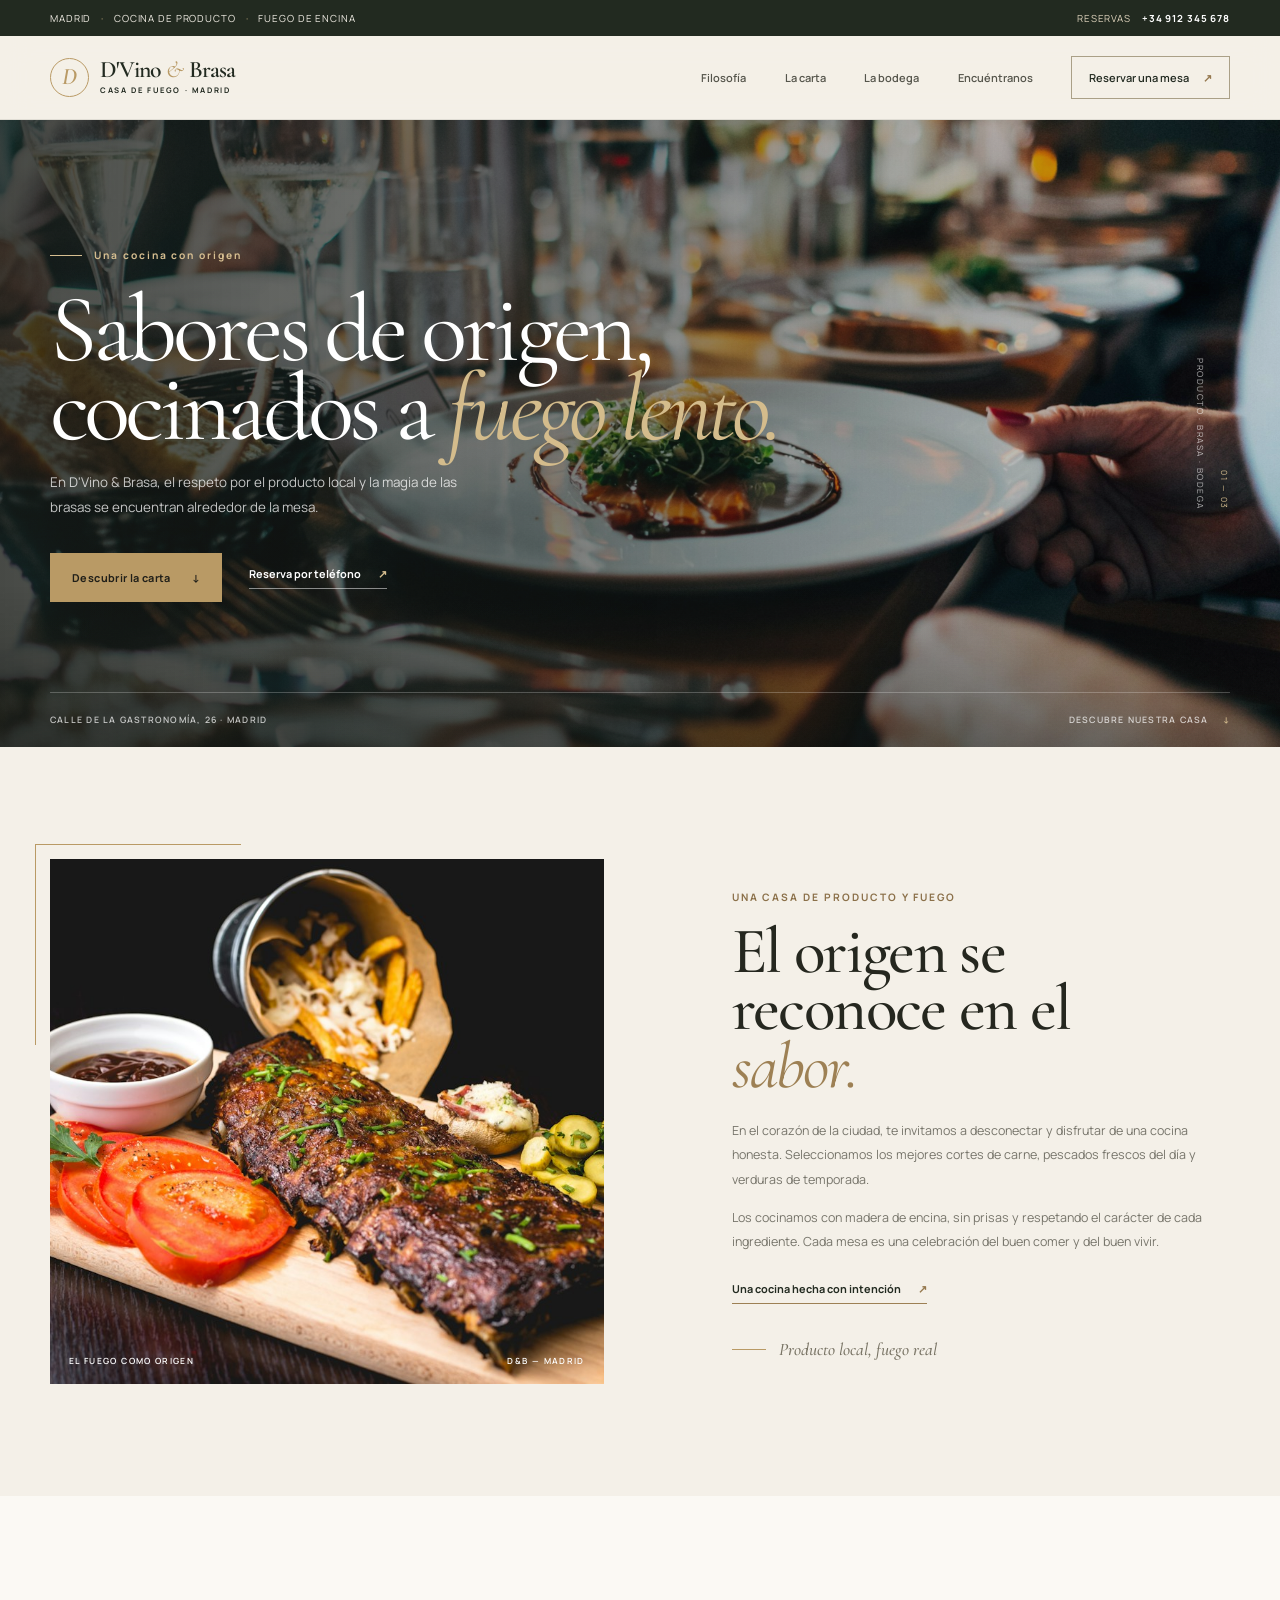
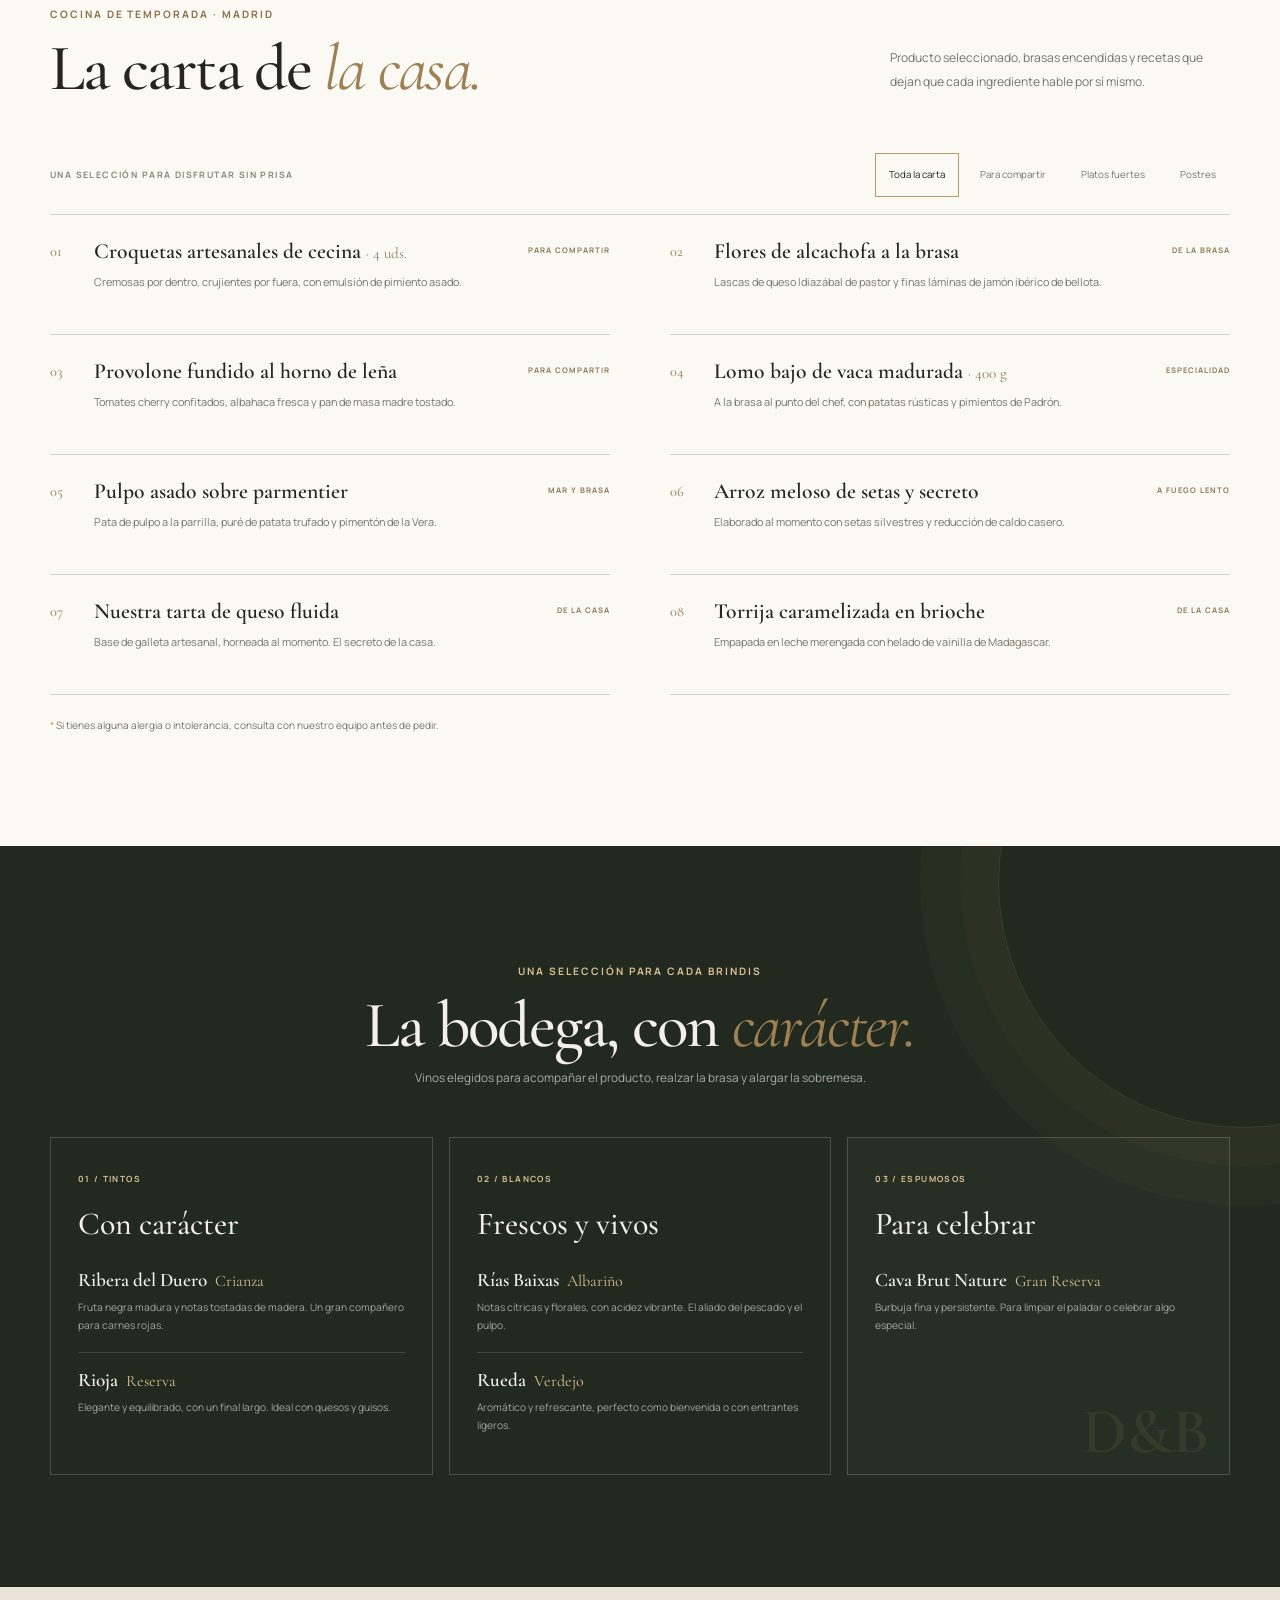
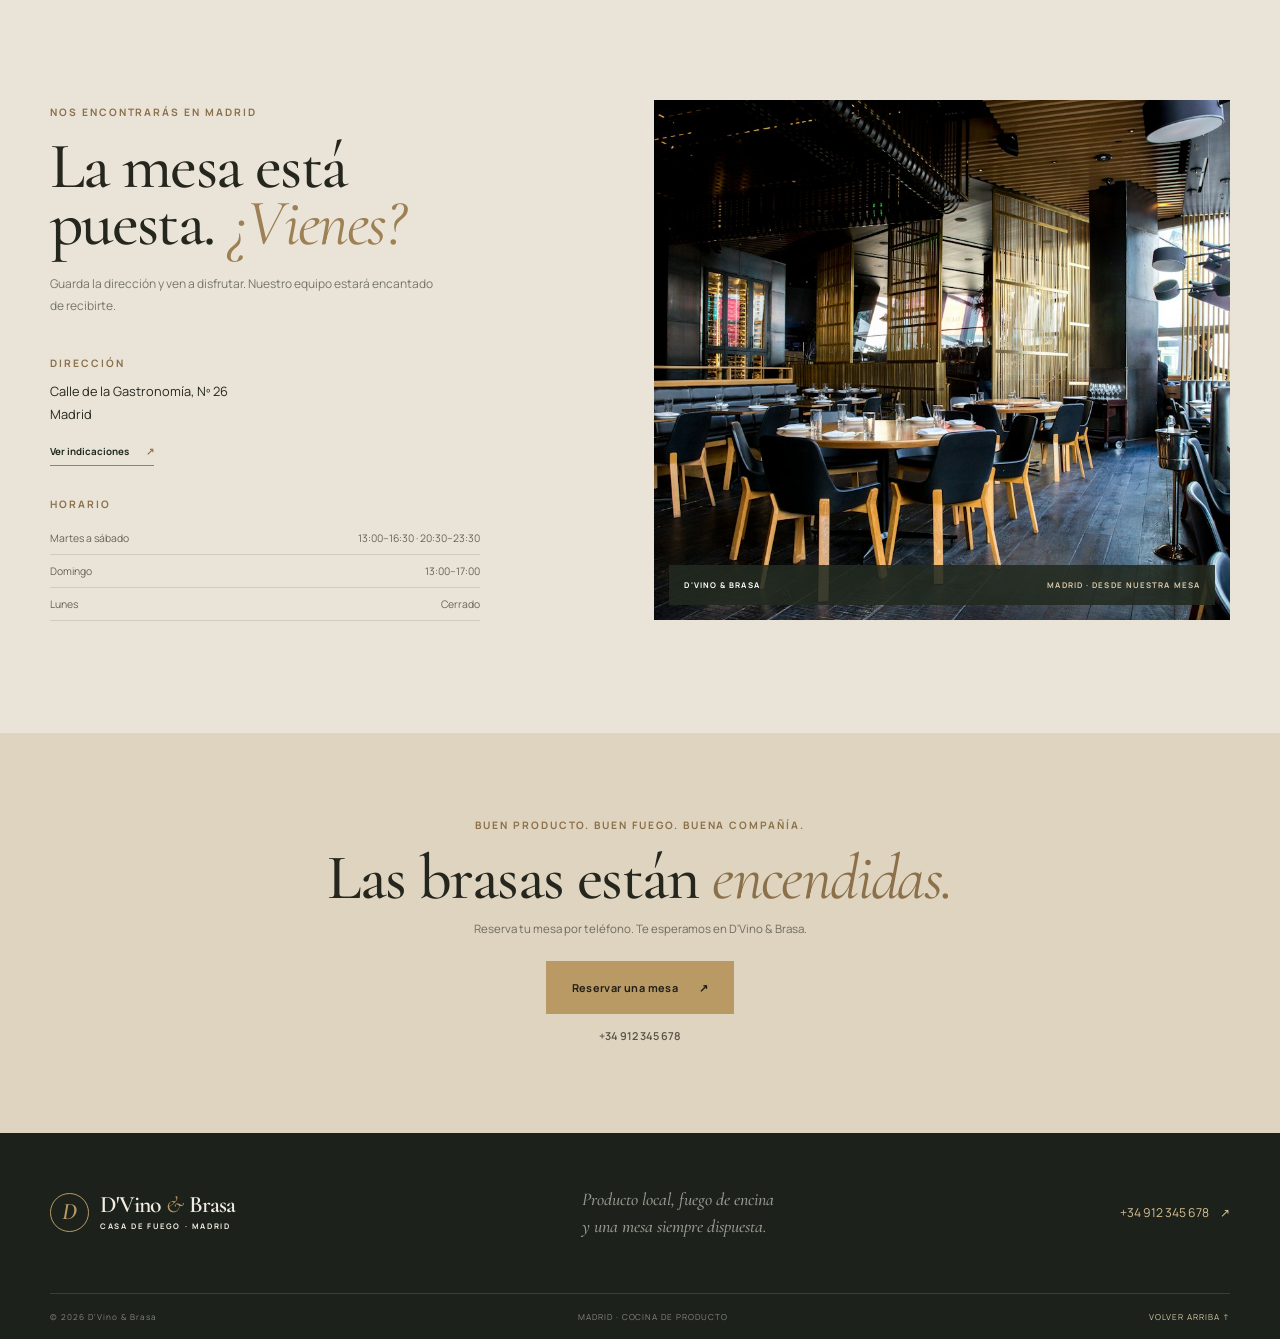
<file: index.html>
<!doctype html>
<html lang="es">
<head>
  <meta charset="utf-8">
  <meta name="viewport" content="width=device-width, initial-scale=1.0">
  <meta name="theme-color" content="#f4f0e8">
  <meta name="description" content="D'Vino & Brasa: cocina de producto y fuego de encina en Madrid. Descubre nuestra carta, bodega y horarios. Reserva por teléfono.">
  <meta property="og:type" content="website">
  <meta property="og:locale" content="es_ES">
  <meta property="og:title" content="D'Vino &amp; Brasa — Cocina de producto y fuego de encina">
  <meta property="og:description" content="Cocina de producto local, brasas de encina y vinos con carácter en Madrid.">
  <title>D'Vino &amp; Brasa — Cocina de producto y fuego de encina</title>
  <link rel="preconnect" href="https://fonts.googleapis.com">
  <link rel="preconnect" href="https://fonts.gstatic.com" crossorigin>
  <link href="https://fonts.googleapis.com/css2?family=Cormorant+Garamond:wght@400;500;600;700&family=Manrope:wght@400;500;600;700&display=swap" rel="stylesheet">
  <link rel="stylesheet" href="assets/css/styles.css">
  <script src="assets/js/script.js" defer></script>
</head>
<body>
  <!-- HEADER SECTION START -->
  <div class="announcement">
    <p>Madrid <span aria-hidden="true">·</span> Cocina de producto <span aria-hidden="true">·</span> Fuego de encina</p>
    <a href="tel:+34912345678">Reservas <span>+34 912 345 678</span></a>
  </div>

  <header class="site-header">
    <div class="container nav-shell">
      <a class="brand" href="#inicio" aria-label="D'Vino & Brasa — Inicio">
        <span class="brand-symbol" aria-hidden="true"><span>D</span></span>
        <span class="brand-wordmark">D'Vino <i>&amp;</i> Brasa<small>CASA DE FUEGO · MADRID</small></span>
      </a>
      <button class="nav-toggle" type="button" aria-expanded="false" aria-controls="primary-nav" aria-label="Abrir menú">
        <span></span><span></span>
      </button>
      <nav class="primary-nav" id="primary-nav" aria-label="Navegación principal">
        <a href="#filosofia">Filosofía</a>
        <a href="#carta">La carta</a>
        <a href="#bodega">La bodega</a>
        <a href="#visitanos">Encuéntranos</a>
        <a class="nav-reserve" href="tel:+34912345678">Reservar una mesa <span aria-hidden="true">↗</span></a>
      </nav>
    </div>
  </header>
  <!-- HEADER SECTION END -->

  <!-- MAIN CONTENT START -->
  <main>
    <!-- HERO SECTION -->
    <section class="hero" id="inicio" aria-labelledby="hero-title">
      <div class="hero-image" role="img" aria-label="Una mesa servida en un restaurante de ambiente cálido"></div>
      <div class="hero-shade"></div>
      <div class="container hero-inner">
        <div class="hero-copy">
          <span class="overline"><span class="overline-rule"></span>Una cocina con origen</span>
          <h1 id="hero-title">Sabores de origen,<br>cocinados a <em>fuego lento.</em></h1>
          <p>En D'Vino &amp; Brasa, el respeto por el producto local y la magia de las brasas se encuentran alrededor de la mesa.</p>
          <div class="hero-actions">
            <a class="button button-gold" href="#carta">Descubrir la carta <span aria-hidden="true">↓</span></a>
            <a class="text-link text-link-light" href="tel:+34912345678">Reserva por teléfono <span aria-hidden="true">↗</span></a>
          </div>
        </div>
        <div class="hero-side-note"><span>01 — 03</span><span>PRODUCTO · BRASA · BODEGA</span></div>
      </div>
      <div class="hero-bottom container">
        <span>CALLE DE LA GASTRONOMÍA, 26 · MADRID</span>
        <a href="#filosofia">DESCUBRE NUESTRA CASA <span aria-hidden="true">↓</span></a>
      </div>
    </section>
    <!-- END HERO SECTION -->

    <!-- PHILOSOPHY SECTION START -->
    <section class="philosophy section-space" id="filosofia">
      <div class="container philosophy-grid">
        <div class="philosophy-visual">
          <img src="assets/images/grill.jpg" alt="Cortes de carne preparados para cocinar a la brasa" loading="lazy">
          <span class="image-caption">EL FUEGO COMO ORIGEN</span>
          <span class="image-index">D&amp;B — MADRID</span>
        </div>
        <div class="philosophy-copy">
          <span class="section-kicker">UNA CASA DE PRODUCTO Y FUEGO</span>
          <h2>El origen se<br>reconoce en el <em>sabor.</em></h2>
          <p>En el corazón de la ciudad, te invitamos a desconectar y disfrutar de una cocina honesta. Seleccionamos los mejores cortes de carne, pescados frescos del día y verduras de temporada.</p>
          <p>Los cocinamos con madera de encina, sin prisas y respetando el carácter de cada ingrediente. Cada mesa es una celebración del buen comer y del buen vivir.</p>
          <a class="text-link" href="#carta">Una cocina hecha con intención <span aria-hidden="true">↗</span></a>
          <div class="signature"><span class="signature-line"></span> Producto local, fuego real</div>
        </div>
      </div>
    </section>
    <!-- PHILOSOPHY SECTION END -->

    <!-- MENU SECTION -->
    <section class="menu-section section-space" id="carta">
      <div class="container">
        <div class="section-heading">
          <div>
            <span class="section-kicker">COCINA DE TEMPORADA · MADRID</span>
            <h2>La carta de <em>la casa.</em></h2>
          </div>
          <p>Producto seleccionado, brasas encendidas y recetas que dejan que cada ingrediente hable por sí mismo.</p>
        </div>
        <div class="menu-toolbar">
          <span class="menu-note">UNA SELECCIÓN PARA DISFRUTAR SIN PRISA</span>
          <div class="category-tabs" role="group" aria-label="Filtrar carta por categoría">
            <button class="category-tab" type="button" data-category="todos" aria-pressed="true">Toda la carta</button>
            <button class="category-tab" type="button" data-category="entrantes" aria-pressed="false">Para compartir</button>
            <button class="category-tab" type="button" data-category="principales" aria-pressed="false">Platos fuertes</button>
            <button class="category-tab" type="button" data-category="postres" aria-pressed="false">Postres</button>
          </div>
        </div>
        <div class="menu-list" id="menu-list">
          <article class="menu-item" data-category="entrantes">
            <span class="dish-number">01</span>
            <div class="dish-content"><h3>Croquetas artesanales de cecina <span class="dish-detail">· 4 uds.</span></h3><p>Cremosas por dentro, crujientes por fuera, con emulsión de pimiento asado.</p></div>
            <span class="dish-type">PARA COMPARTIR</span>
          </article>
          <article class="menu-item" data-category="entrantes">
            <span class="dish-number">02</span>
            <div class="dish-content"><h3>Flores de alcachofa a la brasa</h3><p>Lascas de queso Idiazábal de pastor y finas láminas de jamón ibérico de bellota.</p></div>
            <span class="dish-type">DE LA BRASA</span>
          </article>
          <article class="menu-item" data-category="entrantes">
            <span class="dish-number">03</span>
            <div class="dish-content"><h3>Provolone fundido al horno de leña</h3><p>Tomates cherry confitados, albahaca fresca y pan de masa madre tostado.</p></div>
            <span class="dish-type">PARA COMPARTIR</span>
          </article>
          <article class="menu-item" data-category="principales">
            <span class="dish-number">04</span>
            <div class="dish-content"><h3>Lomo bajo de vaca madurada <span class="dish-detail">· 400 g</span></h3><p>A la brasa al punto del chef, con patatas rústicas y pimientos de Padrón.</p></div>
            <span class="dish-type">ESPECIALIDAD</span>
          </article>
          <article class="menu-item" data-category="principales">
            <span class="dish-number">05</span>
            <div class="dish-content"><h3>Pulpo asado sobre parmentier</h3><p>Pata de pulpo a la parrilla, puré de patata trufado y pimentón de la Vera.</p></div>
            <span class="dish-type">MAR Y BRASA</span>
          </article>
          <article class="menu-item" data-category="principales">
            <span class="dish-number">06</span>
            <div class="dish-content"><h3>Arroz meloso de setas y secreto</h3><p>Elaborado al momento con setas silvestres y reducción de caldo casero.</p></div>
            <span class="dish-type">A FUEGO LENTO</span>
          </article>
          <article class="menu-item" data-category="postres">
            <span class="dish-number">07</span>
            <div class="dish-content"><h3>Nuestra tarta de queso fluida</h3><p>Base de galleta artesanal, horneada al momento. El secreto de la casa.</p></div>
            <span class="dish-type">DE LA CASA</span>
          </article>
          <article class="menu-item" data-category="postres">
            <span class="dish-number">08</span>
            <div class="dish-content"><h3>Torrija caramelizada en brioche</h3><p>Empapada en leche merengada con helado de vainilla de Madagascar.</p></div>
            <span class="dish-type">DE LA CASA</span>
          </article>
        </div>
        <div class="menu-footnote"><span>*</span> Si tienes alguna alergia o intolerancia, consulta con nuestro equipo antes de pedir.</div>
      </div>
    </section>
    <!-- END MENU SECTION -->

    <!-- WINE CELLAR SECTION START -->
    <section class="cellar-section section-space" id="bodega">
      <div class="container">
        <div class="cellar-heading">
          <span class="section-kicker">UNA SELECCIÓN PARA CADA BRINDIS</span>
          <h2>La bodega, con <em>carácter.</em></h2>
          <p>Vinos elegidos para acompañar el producto, realzar la brasa y alargar la sobremesa.</p>
        </div>
        <div class="cellar-grid">
          <article class="cellar-card">
            <span class="cellar-number">01 / TINTOS</span>
            <h3>Con carácter</h3>
            <div class="wine-entry"><h4>Ribera del Duero <span>Crianza</span></h4><p>Fruta negra madura y notas tostadas de madera. Un gran compañero para carnes rojas.</p></div>
            <div class="wine-entry"><h4>Rioja <span>Reserva</span></h4><p>Elegante y equilibrado, con un final largo. Ideal con quesos y guisos.</p></div>
          </article>
          <article class="cellar-card">
            <span class="cellar-number">02 / BLANCOS</span>
            <h3>Frescos y vivos</h3>
            <div class="wine-entry"><h4>Rías Baixas <span>Albariño</span></h4><p>Notas cítricas y florales, con acidez vibrante. El aliado del pescado y el pulpo.</p></div>
            <div class="wine-entry"><h4>Rueda <span>Verdejo</span></h4><p>Aromático y refrescante, perfecto como bienvenida o con entrantes ligeros.</p></div>
          </article>
          <article class="cellar-card cellar-card-featured">
            <span class="cellar-number">03 / ESPUMOSOS</span>
            <h3>Para celebrar</h3>
            <div class="wine-entry"><h4>Cava Brut Nature <span>Gran Reserva</span></h4><p>Burbuja fina y persistente. Para limpiar el paladar o celebrar algo especial.</p></div>
            <span class="cellar-flourish" aria-hidden="true">D&amp;B</span>
          </article>
        </div>
      </div>
    </section>
    <!-- WINE CELLAR SECTION END -->

    <!-- CONTACT SECTION -->
    <section class="visit-section section-space" id="visitanos">
      <div class="container visit-grid">
        <div class="visit-copy">
          <span class="section-kicker">NOS ENCONTRARÁS EN MADRID</span>
          <h2>La mesa está<br>puesta. <em>¿Vienes?</em></h2>
          <p>Guarda la dirección y ven a disfrutar. Nuestro equipo estará encantado de recibirte.</p>
          <div class="visit-address">
            <span class="detail-label">DIRECCIÓN</span>
            <address>Calle de la Gastronomía, Nº 26<br>Madrid</address>
            <a class="text-link" href="https://maps.google.com/?q=Calle+de+la+Gastronom%C3%ADa+26+Madrid" target="_blank" rel="noreferrer">Ver indicaciones <span aria-hidden="true">↗</span></a>
          </div>
          <div class="hours">
            <span class="detail-label">HORARIO</span>
            <div><span>Martes a sábado</span><span>13:00–16:30 · 20:30–23:30</span></div>
            <div><span>Domingo</span><span>13:00–17:00</span></div>
            <div><span>Lunes</span><span>Cerrado</span></div>
          </div>
        </div>
        <div class="visit-image">
          <img src="assets/images/restaurant-interior.jpg" alt="Interior de restaurante con mesas preparadas y luz cálida" loading="lazy">
          <div class="visit-image-label"><span>D'VINO &amp; BRASA</span><span>MADRID · DESDE NUESTRA MESA</span></div>
        </div>
      </div>
    </section>
    <section class="reservation" id="reservar">
      <div class="container reservation-inner">
        <span class="section-kicker">BUEN PRODUCTO. BUEN FUEGO. BUENA COMPAÑÍA.</span>
        <h2>Las brasas están <em>encendidas.</em></h2>
        <p>Reserva tu mesa por teléfono. Te esperamos en D'Vino &amp; Brasa.</p>
        <a class="button button-gold button-large" href="tel:+34912345678">Reservar una mesa <span aria-hidden="true">↗</span></a>
        <a class="reservation-phone" href="tel:+34912345678">+34 912 345 678</a>
      </div>
    </section>
    <!-- END CONTACT SECTION -->
  </main>
  <!-- MAIN CONTENT END -->

  <!-- FOOTER SECTION START -->
  <footer class="site-footer">
    <div class="container footer-main">
      <a class="brand brand-footer" href="#inicio" aria-label="D'Vino & Brasa — Inicio">
        <span class="brand-symbol" aria-hidden="true"><span>D</span></span>
        <span class="brand-wordmark">D'Vino <i>&amp;</i> Brasa<small>CASA DE FUEGO · MADRID</small></span>
      </a>
      <p>Producto local, fuego de encina<br>y una mesa siempre dispuesta.</p>
      <a class="footer-call" href="tel:+34912345678">+34 912 345 678 <span aria-hidden="true">↗</span></a>
    </div>
    <div class="container footer-bottom">
      <span>© <span id="year"></span> D'Vino &amp; Brasa</span>
      <span>MADRID · COCINA DE PRODUCTO</span>
      <a href="#inicio">VOLVER ARRIBA ↑</a>
    </div>
  </footer>
  <!-- FOOTER SECTION END -->
</body>
</html>
</file>
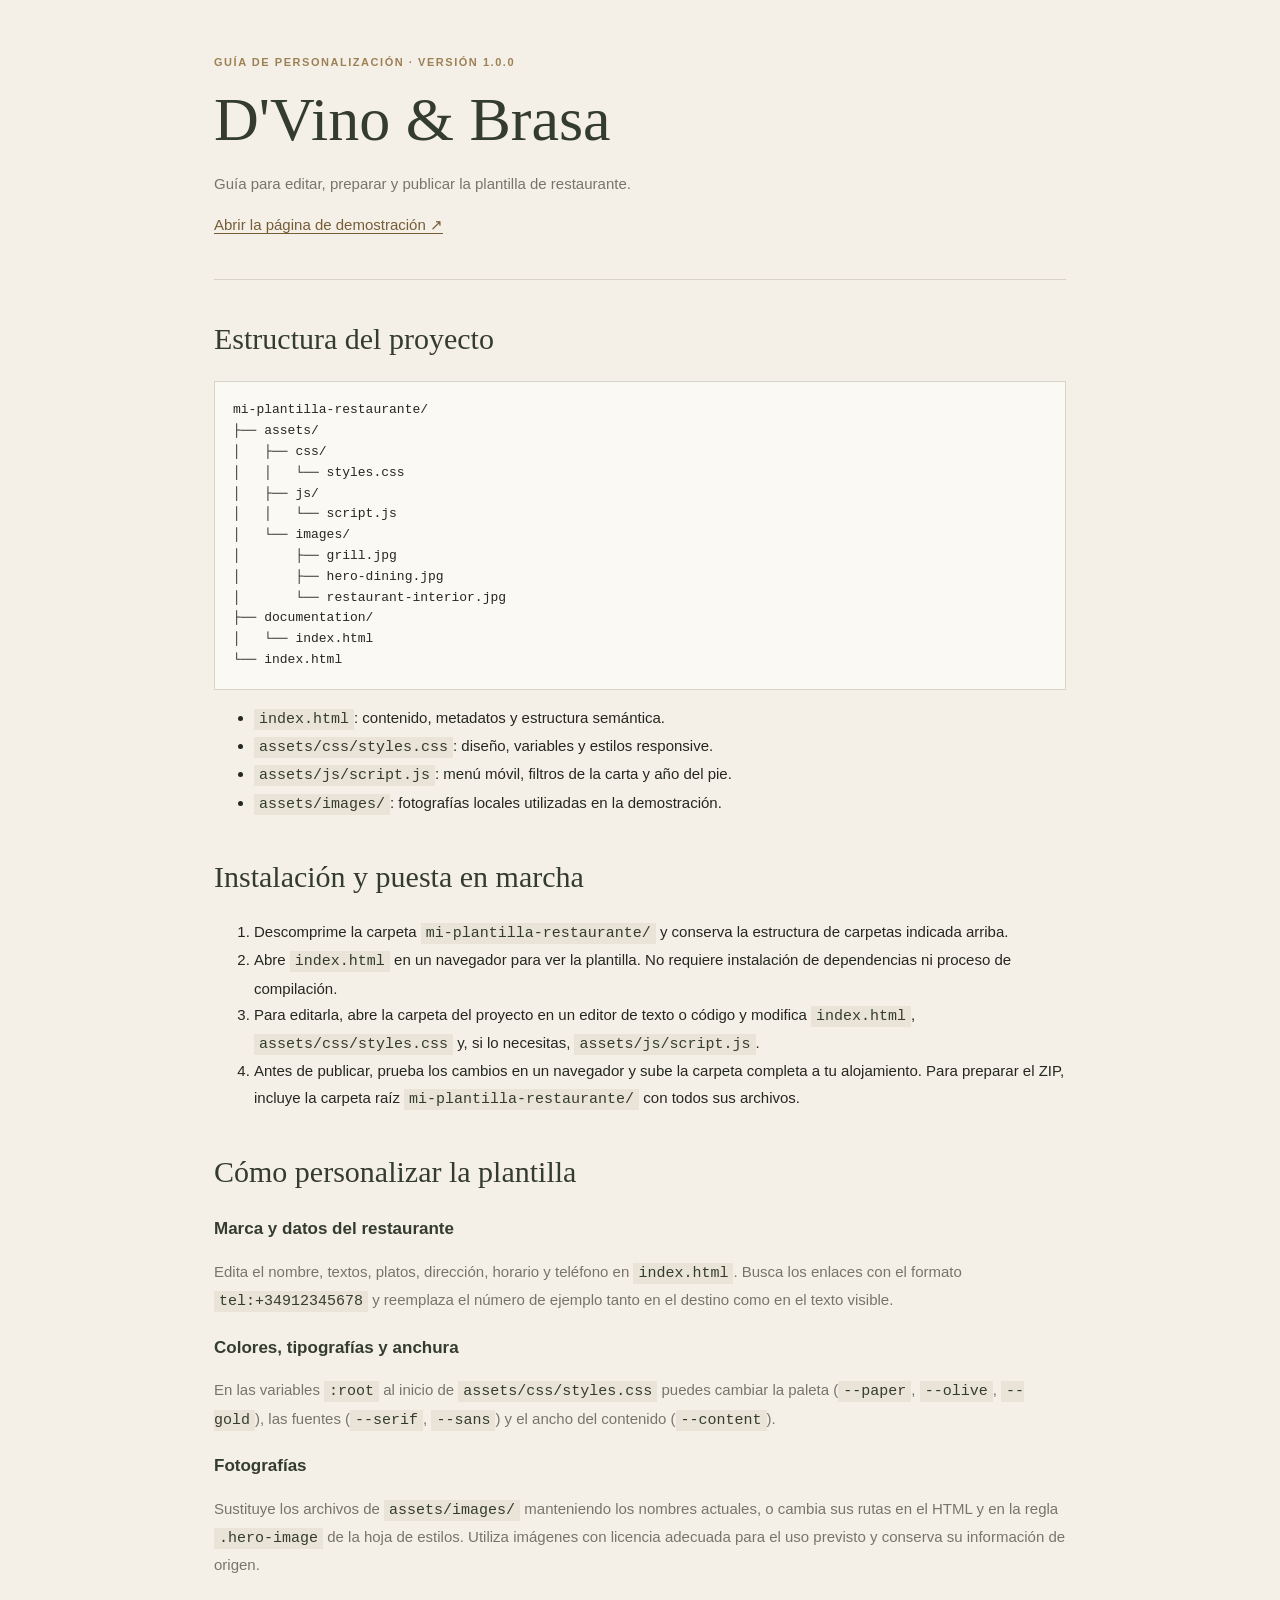
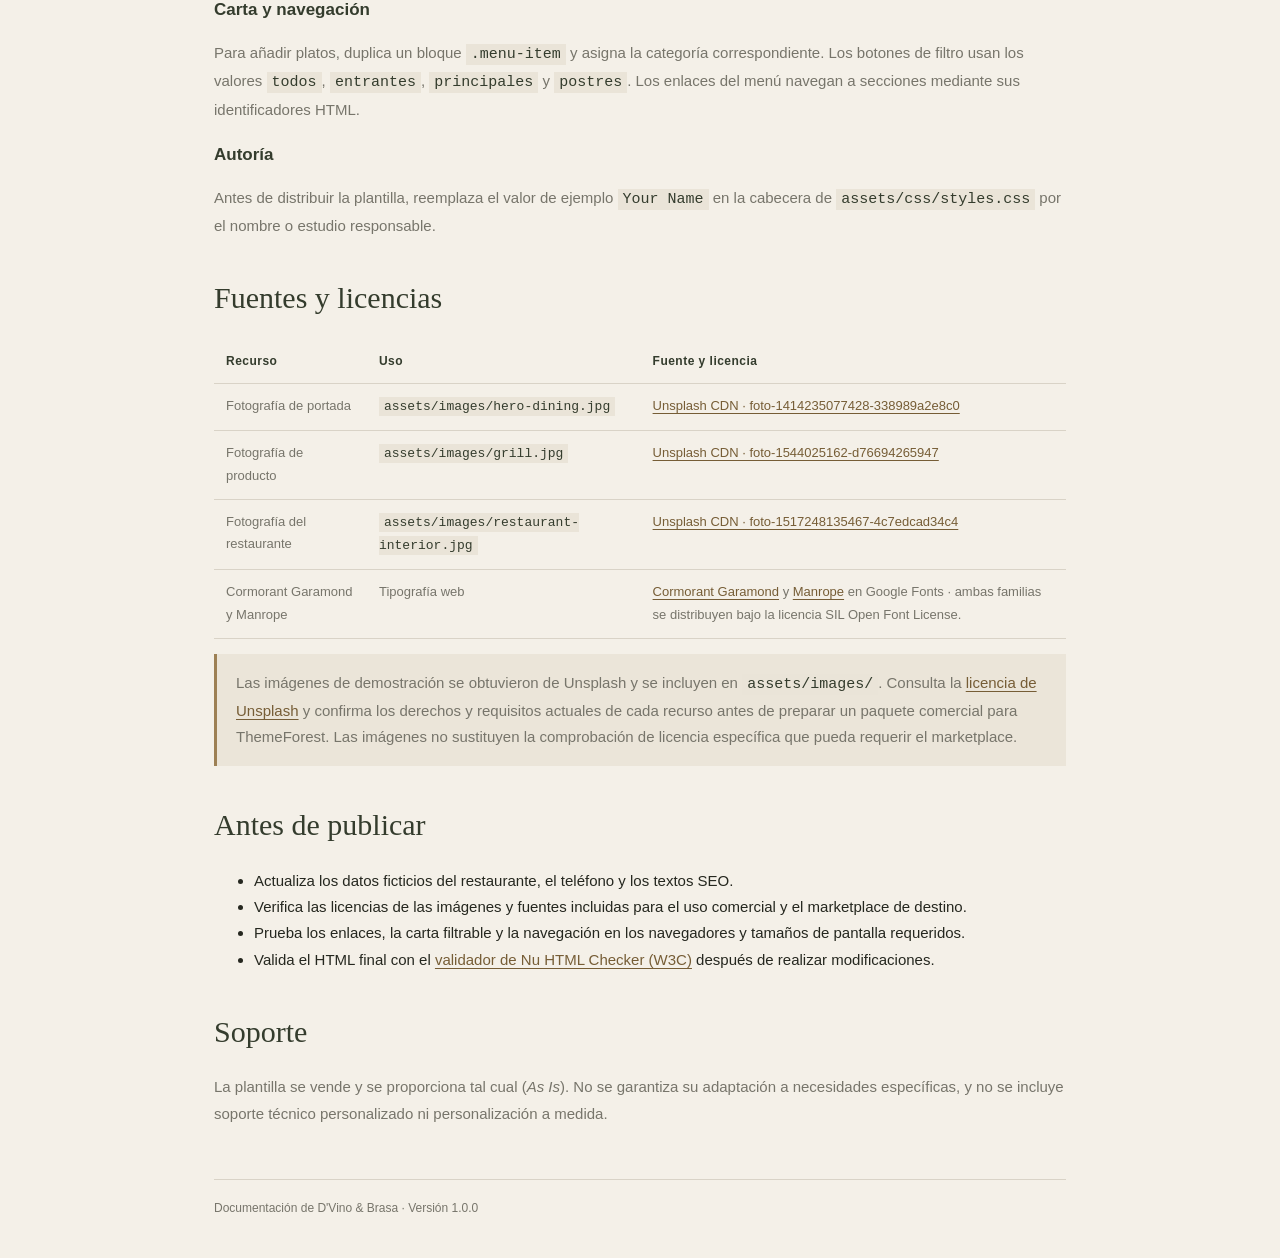
<file: documentation/index.html>
<!doctype html>
<html lang="es">
<head>
  <meta charset="utf-8">
  <meta name="viewport" content="width=device-width, initial-scale=1.0">
  <meta name="description" content="Guía de personalización, archivos y licencias de la plantilla D'Vino & Brasa.">
  <title>Documentación — D'Vino &amp; Brasa</title>
  <style>
    :root { color-scheme: light; --paper: #f4f0e8; --ink: #25271f; --olive: #343c2d; --gold: #9d8054; --muted: #77756b; --line: #d9d3c7; }
    * { box-sizing: border-box; }
    body { max-width: 900px; margin: 0 auto; padding: 48px 24px 80px; background: var(--paper); color: var(--ink); font: 15px/1.75 Arial, sans-serif; }
    header { padding-bottom: 26px; border-bottom: 1px solid var(--line); }
    .eyebrow { color: var(--gold); font-size: 11px; font-weight: 700; letter-spacing: .14em; text-transform: uppercase; }
    h1, h2 { color: var(--olive); font-family: Georgia, serif; font-weight: 500; line-height: 1.15; }
    h1 { margin: 10px 0; font-size: clamp(38px, 7vw, 62px); }
    h2 { margin-top: 42px; font-size: 30px; }
    h3 { margin-bottom: 7px; color: var(--olive); font-size: 17px; }
    p { color: var(--muted); }
    a { color: #765d36; text-underline-offset: 3px; }
    code, pre { font-family: Consolas, monospace; }
    code { padding: 2px 5px; background: #eae4d8; color: var(--olive); }
    pre { overflow: auto; padding: 18px; border: 1px solid var(--line); background: #fbf9f4; font-size: 13px; line-height: 1.6; }
    table { width: 100%; border-collapse: collapse; text-align: left; }
    th, td { padding: 11px 12px; border-bottom: 1px solid var(--line); vertical-align: top; }
    th { color: var(--olive); font-size: 12px; letter-spacing: .04em; }
    td { color: var(--muted); font-size: 13px; }
    .note { padding: 16px 19px; border-left: 3px solid var(--gold); background: #ebe5d9; }
    footer { margin-top: 52px; padding-top: 18px; border-top: 1px solid var(--line); color: var(--muted); font-size: 12px; }
  </style>
</head>
<body>
  <header>
    <span class="eyebrow">Guía de personalización · Versión 1.0.0</span>
    <h1>D'Vino &amp; Brasa</h1>
    <p>Guía para editar, preparar y publicar la plantilla de restaurante.</p>
    <p><a href="../index.html">Abrir la página de demostración ↗</a></p>
  </header>

  <main>
    <section aria-labelledby="files-title">
      <h2 id="files-title">Estructura del proyecto</h2>
      <pre>mi-plantilla-restaurante/
├── assets/
│   ├── css/
│   │   └── styles.css
│   ├── js/
│   │   └── script.js
│   └── images/
│       ├── grill.jpg
│       ├── hero-dining.jpg
│       └── restaurant-interior.jpg
├── documentation/
│   └── index.html
└── index.html</pre>
      <ul>
        <li><code>index.html</code>: contenido, metadatos y estructura semántica.</li>
        <li><code>assets/css/styles.css</code>: diseño, variables y estilos responsive.</li>
        <li><code>assets/js/script.js</code>: menú móvil, filtros de la carta y año del pie.</li>
        <li><code>assets/images/</code>: fotografías locales utilizadas en la demostración.</li>
      </ul>
    </section>

    <section aria-labelledby="install-title">
      <h2 id="install-title">Instalación y puesta en marcha</h2>
      <ol>
        <li>Descomprime la carpeta <code>mi-plantilla-restaurante/</code> y conserva la estructura de carpetas indicada arriba.</li>
        <li>Abre <code>index.html</code> en un navegador para ver la plantilla. No requiere instalación de dependencias ni proceso de compilación.</li>
        <li>Para editarla, abre la carpeta del proyecto en un editor de texto o código y modifica <code>index.html</code>, <code>assets/css/styles.css</code> y, si lo necesitas, <code>assets/js/script.js</code>.</li>
        <li>Antes de publicar, prueba los cambios en un navegador y sube la carpeta completa a tu alojamiento. Para preparar el ZIP, incluye la carpeta raíz <code>mi-plantilla-restaurante/</code> con todos sus archivos.</li>
      </ol>
    </section>

    <section aria-labelledby="customize-title">
      <h2 id="customize-title">Cómo personalizar la plantilla</h2>
      <h3>Marca y datos del restaurante</h3>
      <p>Edita el nombre, textos, platos, dirección, horario y teléfono en <code>index.html</code>. Busca los enlaces con el formato <code>tel:+34912345678</code> y reemplaza el número de ejemplo tanto en el destino como en el texto visible.</p>
      <h3>Colores, tipografías y anchura</h3>
      <p>En las variables <code>:root</code> al inicio de <code>assets/css/styles.css</code> puedes cambiar la paleta (<code>--paper</code>, <code>--olive</code>, <code>--gold</code>), las fuentes (<code>--serif</code>, <code>--sans</code>) y el ancho del contenido (<code>--content</code>).</p>
      <h3>Fotografías</h3>
      <p>Sustituye los archivos de <code>assets/images/</code> manteniendo los nombres actuales, o cambia sus rutas en el HTML y en la regla <code>.hero-image</code> de la hoja de estilos. Utiliza imágenes con licencia adecuada para el uso previsto y conserva su información de origen.</p>
      <h3>Carta y navegación</h3>
      <p>Para añadir platos, duplica un bloque <code>.menu-item</code> y asigna la categoría correspondiente. Los botones de filtro usan los valores <code>todos</code>, <code>entrantes</code>, <code>principales</code> y <code>postres</code>. Los enlaces del menú navegan a secciones mediante sus identificadores HTML.</p>
      <h3>Autoría</h3>
      <p>Antes de distribuir la plantilla, reemplaza el valor de ejemplo <code>Your Name</code> en la cabecera de <code>assets/css/styles.css</code> por el nombre o estudio responsable.</p>
    </section>

    <section aria-labelledby="credits-title">
      <h2 id="credits-title">Fuentes y licencias</h2>
      <table>
        <thead><tr><th>Recurso</th><th>Uso</th><th>Fuente y licencia</th></tr></thead>
        <tbody>
          <tr>
            <td>Fotografía de portada</td><td><code>assets/images/hero-dining.jpg</code></td>
            <td><a href="https://images.unsplash.com/photo-1414235077428-338989a2e8c0" rel="noreferrer">Unsplash CDN · foto-1414235077428-338989a2e8c0</a></td>
          </tr>
          <tr>
            <td>Fotografía de producto</td><td><code>assets/images/grill.jpg</code></td>
            <td><a href="https://images.unsplash.com/photo-1544025162-d76694265947" rel="noreferrer">Unsplash CDN · foto-1544025162-d76694265947</a></td>
          </tr>
          <tr>
            <td>Fotografía del restaurante</td><td><code>assets/images/restaurant-interior.jpg</code></td>
            <td><a href="https://images.unsplash.com/photo-1517248135467-4c7edcad34c4" rel="noreferrer">Unsplash CDN · foto-1517248135467-4c7edcad34c4</a></td>
          </tr>
          <tr>
            <td>Cormorant Garamond y Manrope</td><td>Tipografía web</td>
            <td><a href="https://fonts.google.com/specimen/Cormorant+Garamond" rel="noreferrer">Cormorant Garamond</a> y <a href="https://fonts.google.com/specimen/Manrope" rel="noreferrer">Manrope</a> en Google Fonts · ambas familias se distribuyen bajo la licencia SIL Open Font License.</td>
          </tr>
        </tbody>
      </table>
      <p class="note">Las imágenes de demostración se obtuvieron de Unsplash y se incluyen en <code>assets/images/</code>. Consulta la <a href="https://unsplash.com/license" rel="noreferrer">licencia de Unsplash</a> y confirma los derechos y requisitos actuales de cada recurso antes de preparar un paquete comercial para ThemeForest. Las imágenes no sustituyen la comprobación de licencia específica que pueda requerir el marketplace.</p>
    </section>

    <section aria-labelledby="publish-title">
      <h2 id="publish-title">Antes de publicar</h2>
      <ul>
        <li>Actualiza los datos ficticios del restaurante, el teléfono y los textos SEO.</li>
        <li>Verifica las licencias de las imágenes y fuentes incluidas para el uso comercial y el marketplace de destino.</li>
        <li>Prueba los enlaces, la carta filtrable y la navegación en los navegadores y tamaños de pantalla requeridos.</li>
        <li>Valida el HTML final con el <a href="https://validator.w3.org/nu/" rel="noreferrer">validador de Nu HTML Checker (W3C)</a> después de realizar modificaciones.</li>
      </ul>
    </section>

    <section aria-labelledby="support-title">
      <h2 id="support-title">Soporte</h2>
      <p>La plantilla se vende y se proporciona tal cual (<em>As Is</em>). No se garantiza su adaptación a necesidades específicas, y no se incluye soporte técnico personalizado ni personalización a medida.</p>
    </section>
  </main>

  <footer>Documentación de D'Vino &amp; Brasa · Versión 1.0.0</footer>
</body>
</html>
</file>
<file: assets/css/styles.css>
/*
 * Theme: D'Vino & Brasa
 * Version: 1.0.0
 * Author: Your Name
 * Description: Premium, responsive restaurant website template.
 * Customize colors, typography and layout using the variables below.
 */

/* --------------------------------------------------------------------------
   DESIGN TOKENS — update these values to rebrand the template.
   -------------------------------------------------------------------------- */
:root {
  color-scheme: light;
  --paper: #f4f0e8;
  --paper-deep: #eae4d8;
  --white: #fbf9f4;
  --ink: #25271f;
  --muted: #77756b;
  --olive: #343c2d;
  --olive-deep: #222a20;
  --gold: #b99a65;
  --gold-light: #d7bf91;
  --gold-dark: #8b7049;
  --gold-muted: #9d8054;
  --line: #d9d3c7;
  --olive-footer: #1c221b;
  --reservation-paper: #ded4c0;
  --serif: "Cormorant Garamond", Georgia, serif;
  --sans: "Manrope", Arial, sans-serif;
  --content: 1180px;
  --gutter: 4rem;
  --section-space: 7rem;
}

/* --- BASE, RESET & ACCESSIBILITY --- */
* { box-sizing: border-box; }
html { scroll-behavior: smooth; scroll-padding-top: 88px; }
body { margin: 0; background: var(--paper); color: var(--ink); font-family: var(--sans); -webkit-font-smoothing: antialiased; }
img { display: block; max-width: 100%; }
a { color: inherit; text-decoration: none; }
button { font: inherit; }
button, a { -webkit-tap-highlight-color: transparent; }
button:focus-visible, a:focus-visible { outline: 2px solid var(--gold); outline-offset: 4px; }
.container { width: min(var(--content), calc(100% - var(--gutter))); margin-inline: auto; }
.section-space { padding-block: var(--section-space); }
.section-kicker, .overline, .detail-label { color: var(--gold-dark); font-size: .64rem; font-weight: 700; letter-spacing: .19em; line-height: 1.6; }

/* --- ANNOUNCEMENT BAR --- */
.announcement { min-height: 36px; display: flex; align-items: center; justify-content: space-between; gap: 20px; padding: 0 max(32px, calc((100vw - var(--content))/2)); background: var(--olive-deep); color: #f1ede4; font-size: .61rem; letter-spacing: .09em; text-transform: uppercase; }
.announcement p { margin: 0; }
.announcement p span { padding-inline: 7px; color: var(--gold-light); }
.announcement a { color: #dfd3bc; }
.announcement a span { margin-left: 8px; color: white; font-weight: 700; }

/* --- HEADER & NAVIGATION --- */
.site-header { position: sticky; z-index: 20; top: 0; border-bottom: 1px solid rgba(55,54,44,.1); background: rgba(244,240,232,.96); backdrop-filter: blur(15px); }
.nav-shell { min-height: 83px; display: flex; align-items: center; justify-content: space-between; gap: 30px; }
.brand { display: inline-flex; flex: 0 0 auto; align-items: center; gap: 11px; color: var(--olive-deep); }
.brand-symbol { width: 39px; height: 39px; display: grid; place-items: center; border: 1px solid var(--gold); border-radius: 50%; color: var(--gold); }
.brand-symbol span { font: italic 600 1.48rem/.8 var(--serif); }
.brand-wordmark { font: 600 1.48rem/.85 var(--serif); letter-spacing: -.035em; white-space: nowrap; }
.brand-wordmark i { color: var(--gold); font-weight: 400; }
.brand-wordmark small { display: block; margin-top: 7px; font: 700 .48rem/1 var(--sans); letter-spacing: .21em; }
.primary-nav { display: flex; align-items: center; gap: clamp(19px, 3vw, 39px); color: #55554b; font-size: .69rem; font-weight: 600; }
.primary-nav > a:not(.nav-reserve) { position: relative; padding-block: 10px; }
.primary-nav > a:not(.nav-reserve)::after { position: absolute; right: 0; bottom: 3px; left: 0; height: 1px; background: var(--gold); content: ""; transform: scaleX(0); transform-origin: left; transition: transform .25s; }
.primary-nav > a:not(.nav-reserve):hover::after { transform: scaleX(1); }
.nav-reserve { padding: 13px 17px; border: 1px solid #aaa087; color: var(--olive-deep); transition: background .2s, color .2s; }
.nav-reserve span { padding-left: 12px; color: #95784e; }
.nav-reserve:hover { background: var(--olive-deep); color: white; }
.nav-toggle { display: none; }

/* --- HERO STYLES --- */
.hero { position: relative; min-height: clamp(580px, 49vw, 730px); overflow: hidden; background: #24271f; color: white; }
.hero-image, .hero-shade { position: absolute; inset: 0; }
.hero-image { background: url("../images/hero-dining.jpg") center 56%/cover; transform: scale(1.015); animation: hero-reveal 1.2s ease-out both; }
.hero-shade { background: linear-gradient(90deg, rgba(23,26,21,.79) 0%, rgba(23,26,21,.55) 45%, rgba(23,26,21,.12) 100%), linear-gradient(0deg, rgba(20,22,18,.48), transparent 26%); }
.hero-inner { position: relative; z-index: 1; min-height: inherit; display: flex; align-items: center; }
.hero-copy { width: min(1020px, 100%); padding-block: 78px 105px; }
.overline { display: inline-flex; align-items: center; gap: 12px; color: var(--gold-light); }
.overline-rule { width: 32px; height: 1px; background: var(--gold-light); }
.hero h1 { margin: 28px 0 21px; font: 400 clamp(4.2rem, 7.5vw, 7rem)/.82 var(--serif); letter-spacing: -.045em; }
.hero h1 em, .philosophy h2 em, .section-heading h2 em, .cellar-heading h2 em, .visit-copy h2 em, .reservation h2 em { color: var(--gold); font-weight: 400; }
.hero h1 em { color: #d4bc8c; }
.hero-copy > p { max-width: 440px; margin: 0; color: rgba(255,255,255,.75); font-size: .84rem; line-height: 1.9; }
.hero-actions { display: flex; flex-wrap: wrap; align-items: center; gap: 27px; margin-top: 32px; }
.button { min-height: 49px; display: inline-flex; align-items: center; justify-content: center; gap: 21px; padding: 0 21px; border: 1px solid transparent; font-size: .68rem; font-weight: 700; letter-spacing: .035em; transition: background .2s, color .2s, border-color .2s; }
.button-gold { background: var(--gold); color: #201f19; }
.button-gold:hover { border-color: var(--gold-light); background: var(--gold-light); }
.text-link { display: inline-flex; align-items: center; gap: 17px; padding-bottom: 7px; border-bottom: 1px solid var(--gold-muted); color: var(--olive-deep); font-size: .68rem; font-weight: 700; }
.text-link span { color: #95784e; }
.text-link-light { border-color: rgba(255,255,255,.5); color: white; }
.text-link-light span { color: var(--gold-light); }
.hero-side-note { position: absolute; top: 50%; right: 0; display: flex; flex-direction: column; align-items: end; gap: 12px; color: rgba(255,255,255,.65); font-size: .53rem; letter-spacing: .17em; writing-mode: vertical-rl; transform: translateY(-50%); }
.hero-side-note span:first-child { color: var(--gold-light); }
.hero-bottom { position: absolute; right: 0; bottom: 0; left: 0; min-height: 55px; display: flex; align-items: center; justify-content: space-between; border-top: 1px solid rgba(255,255,255,.23); color: rgba(255,255,255,.72); font-size: .55rem; font-weight: 600; letter-spacing: .14em; }
.hero-bottom a span { padding-left: 11px; color: var(--gold-light); }

/* --- PHILOSOPHY SECTION --- */
.philosophy { background: var(--paper); }
.philosophy-grid { display: grid; grid-template-columns: 1fr .9fr; align-items: center; gap: clamp(55px, 10vw, 140px); }
.philosophy-visual { position: relative; min-height: 525px; }
.philosophy-visual::before { position: absolute; top: -15px; left: -15px; width: 37%; height: 38%; border-top: 1px solid var(--gold); border-left: 1px solid var(--gold); content: ""; }
.philosophy-visual img { position: absolute; inset: 0; width: 100%; height: 100%; object-fit: cover; }
.image-caption, .image-index { position: absolute; bottom: 17px; color: white; font-size: .53rem; font-weight: 600; letter-spacing: .16em; }
.image-caption { left: 19px; }
.image-index { right: 19px; }
.philosophy-copy { max-width: 470px; padding-block: 15px; }
.philosophy h2, .section-heading h2, .cellar-heading h2, .visit-copy h2 { margin: 17px 0 24px; font: 500 clamp(3.2rem, 5.1vw, 5rem)/.88 var(--serif); letter-spacing: -.025em; }
.philosophy h2 em, .section-heading h2 em, .cellar-heading h2 em, .visit-copy h2 em { color: var(--gold-muted); }
.philosophy-copy > p { margin: 0 0 14px; color: var(--muted); font-size: .78rem; line-height: 1.95; }
.philosophy-copy .text-link { margin-top: 12px; }
.signature { display: flex; align-items: center; gap: 13px; margin-top: 35px; color: #777263; font: italic 500 1.1rem var(--serif); }
.signature-line { width: 34px; height: 1px; background: var(--gold); }

/* --- MENU STYLES --- */
.menu-section { padding-block: 105px 114px; background: var(--white); }
.section-heading { display: flex; align-items: end; justify-content: space-between; gap: 50px; }
.section-heading h2 { margin-bottom: 0; }
.section-heading > p { max-width: 340px; margin: 0 0 5px; color: var(--muted); font-size: .76rem; line-height: 1.9; }
.menu-toolbar { display: flex; align-items: center; justify-content: space-between; gap: 25px; margin-top: 55px; padding-bottom: 17px; border-bottom: 1px solid var(--line); }
.menu-note { color: #898578; font-size: .55rem; font-weight: 700; letter-spacing: .16em; }
.category-tabs { display: flex; flex-wrap: wrap; gap: 7px; }
.category-tab { min-height: 44px; padding: 9px 13px; border: 1px solid transparent; background: transparent; color: #77756b; font-size: .61rem; cursor: pointer; transition: color .2s, border-color .2s, background .2s; }
.category-tab:hover, .category-tab[aria-pressed="true"] { border-color: var(--gold); color: var(--olive-deep); }
.menu-list { display: grid; grid-template-columns: 1fr 1fr; column-gap: 60px; }
.menu-item { min-height: 120px; display: grid; grid-template-columns: 29px 1fr auto; align-items: start; gap: 15px; padding: 24px 0; border-bottom: 1px solid var(--line); }
.dish-number { padding-top: 4px; color: #a08a63; font: 500 .9rem var(--serif); }
.dish-content h3 { margin: 0; font: 600 1.35rem/1.2 var(--serif); }
.dish-detail { color: #8d8068; font-size: .95rem; font-weight: 400; }
.dish-content p { max-width: 440px; margin: 7px 0 0; color: var(--muted); font-size: .68rem; line-height: 1.75; }
.dish-type { padding-top: 6px; color: #8e7957; font-size: .48rem; font-weight: 700; letter-spacing: .13em; text-align: right; white-space: nowrap; }
.menu-item[hidden] { display: none; }
.menu-footnote { margin-top: 23px; color: #77756b; font-size: .63rem; }
.menu-footnote span { color: var(--gold); }

/* --- WINE CELLAR STYLES --- */
.cellar-section { position: relative; overflow: hidden; background: var(--olive-deep); color: var(--paper); }
.cellar-section::after { position: absolute; top: -210px; right: -210px; width: 490px; height: 490px; border: 1px solid rgba(185,154,101,.18); border-radius: 50%; box-shadow: 0 0 0 38px rgba(185,154,101,.035), 0 0 0 78px rgba(185,154,101,.025); content: ""; pointer-events: none; }
.cellar-heading { position: relative; z-index: 1; text-align: center; }
.cellar-heading .section-kicker { color: var(--gold-light); }
.cellar-heading h2 { margin: 17px 0 13px; }
.cellar-heading p { max-width: 490px; margin: auto; color: rgba(244,240,232,.66); font-size: .74rem; line-height: 1.85; }
.cellar-grid { position: relative; z-index: 1; display: grid; grid-template-columns: repeat(3,1fr); gap: 16px; margin-top: 48px; }
.cellar-card { position: relative; min-height: 338px; padding: 27px 27px 24px; border: 1px solid rgba(225,215,191,.22); }
.cellar-number { color: var(--gold-light); font-size: .53rem; font-weight: 700; letter-spacing: .16em; }
.cellar-card h3 { margin: 17px 0 25px; font: 500 2rem var(--serif); }
.wine-entry + .wine-entry { margin-top: 17px; padding-top: 15px; border-top: 1px solid rgba(225,215,191,.17); }
.wine-entry h4 { margin: 0; color: #f3eee3; font: 600 1.2rem var(--serif); }
.wine-entry h4 span { margin-left: 4px; color: var(--gold-light); font-size: 1rem; font-weight: 400; }
.wine-entry p { margin: 6px 0 0; color: rgba(244,240,232,.62); font-size: .64rem; line-height: 1.8; }
.cellar-card-featured { background: rgba(255,255,255,.025); }
.cellar-flourish { position: absolute; right: 20px; bottom: 4px; color: rgba(185,154,101,.1); font: 600 4rem var(--serif); }

/* --- CONTACT DETAILS & OPENING HOURS --- */
.visit-section { background: var(--paper-deep); }
.visit-grid { display: grid; grid-template-columns: .85fr 1fr; align-items: center; gap: clamp(50px, 9vw, 120px); }
.visit-copy h2 { margin-bottom: 20px; }
.visit-copy > p { max-width: 390px; margin: 0; color: var(--muted); font-size: .75rem; line-height: 1.85; }
.visit-address { margin-top: 33px; }
.visit-address address { margin: 8px 0 12px; font-size: .8rem; font-style: normal; line-height: 1.8; }
.visit-address .text-link { font-size: .61rem; }
.hours { margin-top: 30px; }
.hours > .detail-label { display: block; margin-bottom: 9px; }
.hours > div { max-width: 430px; display: flex; justify-content: space-between; gap: 15px; padding: 9px 0; border-bottom: 1px solid rgba(97,93,79,.18); color: #656258; font-size: .65rem; }
.hours > div span:last-child { text-align: right; }
.visit-image { position: relative; min-height: 520px; }
.visit-image img { position: absolute; inset: 0; width: 100%; height: 100%; object-fit: cover; }
.visit-image-label { position: absolute; right: 15px; bottom: 15px; left: 15px; display: flex; justify-content: space-between; gap: 12px; padding: 15px; background: rgba(34,42,32,.87); color: white; font-size: .49rem; font-weight: 700; letter-spacing: .14em; }
.visit-image-label span:last-child { color: #d8c7a6; }

/* --- CONTACT & RESERVATION --- */
.reservation { padding: 84px 0 90px; background: var(--reservation-paper); text-align: center; }
.reservation-inner { display: flex; align-items: center; flex-direction: column; }
.reservation h2 { margin: 15px 0 12px; font: 500 clamp(3rem, 5vw, 4.9rem)/.95 var(--serif); letter-spacing: -.025em; }
.reservation h2 em { color: var(--gold-dark); }
.reservation-inner > p { margin: 0 0 25px; color: #706b60; font-size: .72rem; }
.button-large { min-height: 53px; padding-inline: 25px; }
.reservation-phone { margin-top: 14px; color: #565448; font-size: .68rem; font-weight: 600; }

/* --- FOOTER --- */
.site-footer { background: var(--olive-footer); color: #eae4d8; }
.footer-main { min-height: 160px; display: flex; align-items: center; justify-content: space-between; gap: 30px; }
.brand-footer { color: #f2ede3; }
.footer-main > p { margin: 0; color: rgba(242,237,227,.58); font: italic 500 1.12rem/1.5 var(--serif); }
.footer-call { color: var(--gold-light); font-size: .76rem; }
.footer-call span { padding-left: 9px; }
.footer-bottom { min-height: 46px; display: flex; align-items: center; justify-content: space-between; gap: 15px; border-top: 1px solid rgba(255,255,255,.13); color: rgba(242,237,227,.49); font-size: .51rem; letter-spacing: .12em; }
.footer-bottom a { color: #d5c6a6; }

/* --- MOTION --- */
@keyframes hero-reveal { from { transform: scale(1.07); } to { transform: scale(1.015); } }
/* --- RESPONSIVE: TABLETS AND COMPACT DESKTOPS --- */
@media (max-width: 1100px) {
  .hero-side-note { display: none; }
}
@media (max-width: 900px) {
  .container { width: min(var(--content), calc(100% - 44px)); }
  .primary-nav { gap: 18px; }
  .primary-nav { font-size: .63rem; }
  .nav-reserve { padding-inline: 12px; }
  .philosophy-grid { gap: 55px; }
  .philosophy-visual { min-height: 450px; }
  .menu-list { column-gap: 33px; }
  .menu-item { grid-template-columns: 23px 1fr; }
  .dish-type { display: none; }
  .cellar-card { padding-inline: 20px; }
}
/* --- RESPONSIVE: MOBILE --- */
@media (max-width: 700px) {
  html { scroll-padding-top: 72px; }
  .container { width: min(var(--content), calc(100% - 38px)); }
  .section-space { padding-block: 75px; }
  .announcement { min-height: 33px; justify-content: center; padding-inline: 12px; font-size: .53rem; }
  .announcement > p { display: none; }
  .nav-shell { min-height: 71px; }
  .brand-symbol { width: 35px; height: 35px; }
  .brand-wordmark { font-size: 1.32rem; }
  .nav-toggle { width: 44px; height: 44px; display: flex; align-items: center; flex-direction: column; justify-content: center; gap: 6px; border: 1px solid var(--line); background: transparent; }
  .nav-toggle span { width: 17px; height: 1px; background: var(--olive-deep); transition: transform .2s; }
  .nav-toggle[aria-expanded="true"] span:first-child { transform: translateY(3.5px) rotate(45deg); }
  .nav-toggle[aria-expanded="true"] span:last-child { transform: translateY(-3.5px) rotate(-45deg); }
  .primary-nav { position: absolute; top: 100%; right: 0; left: 0; display: none; align-items: stretch; flex-direction: column; gap: 0; padding: 8px 19px 20px; border-bottom: 1px solid var(--line); background: var(--paper); font-size: .75rem; }
  .primary-nav.is-open { display: flex; }
  .primary-nav > a:not(.nav-reserve) { padding: 14px 2px; border-bottom: 1px solid var(--line); }
  .primary-nav > a:not(.nav-reserve)::after { display: none; }
  .nav-reserve { margin-top: 14px; text-align: center; }
  .hero { min-height: 700px; min-height: min(790px, calc(100svh - 104px)); }
  .hero-image { background-position: 59% center; }
  .hero-shade { background: linear-gradient(0deg, rgba(23,26,21,.89) 0%, rgba(23,26,21,.63) 48%, rgba(23,26,21,.12) 100%); }
  .hero-inner { align-items: end; }
  .hero-copy { width: 100%; padding: 80px 0 102px; }
  .hero h1 { margin-block: 22px 18px; font-size: clamp(4.1rem, 13.8vw, 6rem); line-height: .82; }
  .hero-copy > p { max-width: 380px; font-size: .77rem; }
  .hero-actions { align-items: flex-start; flex-direction: column; gap: 20px; margin-top: 26px; }
  .hero-side-note { top: 46%; right: 0; font-size: .45rem; }
  .hero-bottom { min-height: 48px; font-size: .45rem; letter-spacing: .09em; }
  .hero-bottom a { text-align: right; }
  .philosophy-grid, .visit-grid { grid-template-columns: 1fr; gap: 38px; }
  .philosophy-visual { min-height: 390px; margin-inline: 8px; }
  .philosophy-copy { padding: 0; }
  .philosophy h2, .section-heading h2, .cellar-heading h2, .visit-copy h2 { font-size: clamp(3.3rem, 13vw, 4.5rem); }
  .section-heading { align-items: flex-start; flex-direction: column; gap: 16px; }
  .section-heading > p { max-width: 400px; }
  .menu-section { padding-block: 75px 82px; }
  .menu-toolbar { align-items: flex-start; flex-direction: column; gap: 15px; margin-top: 30px; }
  .category-tabs { gap: 5px; }
  .category-tab { padding: 8px 10px; font-size: .57rem; }
  .menu-list { grid-template-columns: 1fr; }
  .menu-item { min-height: 100px; grid-template-columns: 24px 1fr; gap: 12px; padding-block: 20px; }
  .dish-content h3 { font-size: 1.32rem; }
  .dish-content p { font-size: .66rem; }
  .cellar-grid { grid-template-columns: 1fr; gap: 11px; margin-top: 32px; }
  .cellar-card { min-height: auto; padding: 23px; }
  .cellar-card h3 { margin: 12px 0 20px; }
  .wine-entry p { max-width: 430px; }
  .visit-grid { gap: 30px; }
  .visit-image { min-height: 380px; }
  .reservation { padding-block: 70px; }
  .reservation h2 { font-size: clamp(3.4rem, 12vw, 4.5rem); }
  .reservation-inner > p { max-width: 320px; line-height: 1.8; }
  .footer-main { align-items: flex-start; flex-direction: column; justify-content: center; gap: 18px; padding-block: 32px; }
  .footer-main > p { font-size: 1rem; }
}
/* --- RESPONSIVE: NARROW MOBILE --- */
@media (max-width: 390px) {
  .container { width: calc(100% - 32px); }
  .hero h1 { font-size: 3.8rem; }
  .hero-bottom { font-size: .4rem; }
  .hero-bottom > span { max-width: 53%; }
  .hours > div { font-size: .59rem; }
  .footer-bottom { align-items: flex-start; flex-direction: column; justify-content: center; padding-block: 14px; }
}
@media (prefers-reduced-motion: reduce) {
  *, *::before, *::after { scroll-behavior: auto !important; animation-duration: .01ms !important; animation-iteration-count: 1 !important; transition-duration: .01ms !important; }
}
</file>
